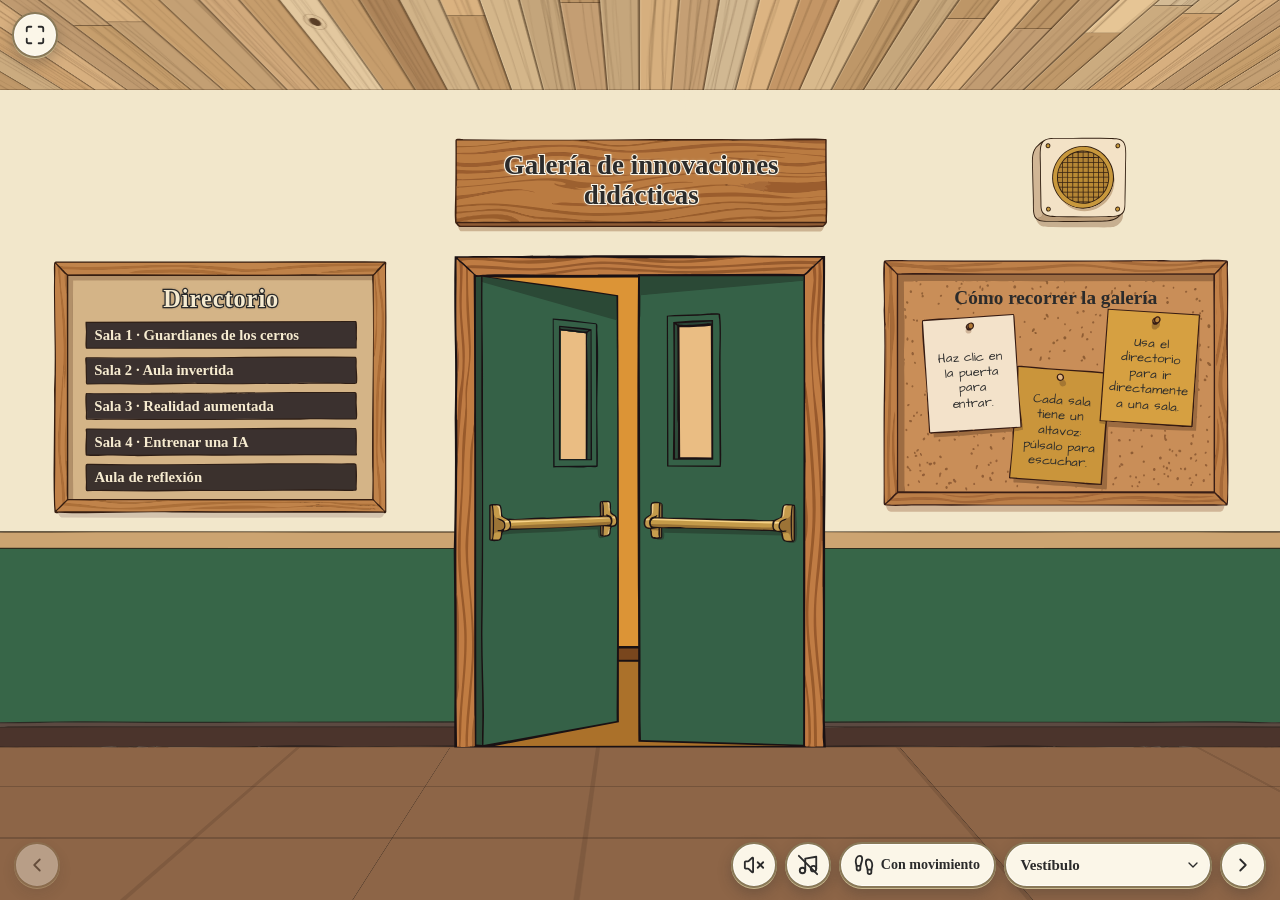
<file: index.html>
<!DOCTYPE html>
<html lang="es">
<head>
  <meta charset="utf-8">
  <meta name="viewport" content="width=device-width, initial-scale=1">
  <title>Galería de innovaciones didácticas</title>
  <link rel="preconnect" href="https://fonts.googleapis.com">
  <link rel="preconnect" href="https://fonts.gstatic.com" crossorigin>
  <link rel="stylesheet" href="https://fonts.googleapis.com/css2?family=Architects+Daughter&display=swap">
  <link rel="stylesheet" href="styles.css">
</head>
<body>
  <!-- Classic script: must run even when ES modules are blocked (file://). -->
  <script>
    if (location.protocol === 'file:') {
      document.documentElement.classList.add('is-file');
      window.addEventListener('DOMContentLoaded', function () {
        document.getElementById('file-warning').hidden = false;
      });
    }
  </script>

  <div id="file-warning" role="alert" hidden>
    <h1>Esta galería necesita un servidor local</h1>
    <p>Abriste el archivo directamente (<code>file://</code>) y el navegador bloquea la carga de los datos y de las paredes.</p>
    <p>En VS Code o Cursor instala la extensión <strong>Live Server</strong>, haz clic derecho en <code>index.html</code> y elige <strong>Open with Live Server</strong>.</p>
  </div>

  <!-- Iconos del pie y de pantalla completa: Lucide (ISC). -->
  <button type="button" id="btn-fullscreen" class="nav-round corner-btn" aria-pressed="false" aria-label="Pantalla completa" title="Pantalla completa">
    <svg class="icon-off" viewBox="0 0 24 24" fill="none" stroke="currentColor" stroke-width="2" stroke-linecap="round" stroke-linejoin="round" aria-hidden="true"><path d="M8 3H5a2 2 0 0 0-2 2v3"/><path d="M21 8V5a2 2 0 0 0-2-2h-3"/><path d="M3 16v3a2 2 0 0 0 2 2h3"/><path d="M16 21h3a2 2 0 0 0 2-2v-3"/></svg>
    <svg class="icon-on" viewBox="0 0 24 24" fill="none" stroke="currentColor" stroke-width="2" stroke-linecap="round" stroke-linejoin="round" aria-hidden="true"><path d="M8 3v3a2 2 0 0 1-2 2H3"/><path d="M21 8h-3a2 2 0 0 1-2-2V3"/><path d="M3 16h3a2 2 0 0 1 2 2v3"/><path d="M16 21v-3a2 2 0 0 1 2-2h3"/></svg>
  </button>
  <button type="button" id="btn-unzoom" class="nav-pill unzoom-btn" hidden>Volver a la pared</button>

  <main id="scene" aria-label="Galería en 3D">
    <div id="world"></div>
  </main>

  <div id="fade" aria-hidden="true"></div>
  <div id="tooltip" role="tooltip" hidden></div>

  <div id="popup" role="dialog" aria-labelledby="popup-title" hidden>
    <h2 id="popup-title"></h2>
    <div class="popup-actions">
      <button type="button" id="popup-action"></button>
      <button type="button" id="popup-close" class="card-close" aria-label="Cerrar">×</button>
    </div>
  </div>

  <aside id="audio-panel" aria-label="Audio y guion" hidden>
    <p id="audio-status" role="status"></p>
    <button type="button" id="script-toggle" aria-expanded="false" aria-controls="script-box">Guion (borrador)</button>
    <div id="script-box" hidden>
      <p id="script-text"></p>
      <p id="script-note"></p>
    </div>
  </aside>

  <div id="card-backdrop" hidden>
    <section id="card" role="dialog" aria-modal="true" aria-labelledby="card-title"></section>
  </div>

  <nav id="navbar" aria-label="Navegación de la galería">
    <div class="nav-group">
      <button type="button" id="btn-prev" class="nav-round" aria-label="Sala anterior" title="Sala anterior">
        <svg viewBox="0 0 24 24" fill="none" stroke="currentColor" stroke-width="2" stroke-linecap="round" stroke-linejoin="round" aria-hidden="true"><path d="m15 18-6-6 6-6"/></svg>
      </button>
    </div>
    <div class="nav-group">
      <button type="button" id="btn-sound" class="nav-round" aria-pressed="false" aria-label="Sonido de la sala: apagado" title="Sonido de la sala: apagado">
        <svg class="icon-off" viewBox="0 0 24 24" fill="none" stroke="currentColor" stroke-width="2" stroke-linecap="round" stroke-linejoin="round" aria-hidden="true"><path d="M11 4.702a.705.705 0 0 0-1.203-.498L6.413 7.587A1.4 1.4 0 0 1 5.416 8H3a1 1 0 0 0-1 1v6a1 1 0 0 0 1 1h2.416a1.4 1.4 0 0 1 .997.413l3.383 3.384A.705.705 0 0 0 11 19.298z"/><line x1="22" x2="16" y1="9" y2="15"/><line x1="16" x2="22" y1="9" y2="15"/></svg>
        <svg class="icon-on" viewBox="0 0 24 24" fill="none" stroke="currentColor" stroke-width="2" stroke-linecap="round" stroke-linejoin="round" aria-hidden="true"><path d="M11 4.702a.705.705 0 0 0-1.203-.498L6.413 7.587A1.4 1.4 0 0 1 5.416 8H3a1 1 0 0 0-1 1v6a1 1 0 0 0 1 1h2.416a1.4 1.4 0 0 1 .997.413l3.383 3.384A.705.705 0 0 0 11 19.298z"/><path d="M16 9a5 5 0 0 1 0 6"/><path d="M19.364 18.364a9 9 0 0 0 0-12.728"/></svg>
      </button>
      <button type="button" id="btn-music" class="nav-round" aria-pressed="false" aria-label="Música de fondo: apagada" title="Música de fondo: apagada">
        <svg class="icon-off" viewBox="0 0 24 24" fill="none" stroke="currentColor" stroke-width="2" stroke-linecap="round" stroke-linejoin="round" aria-hidden="true"><path d="M9 18V5l12-2v13"/><circle cx="6" cy="18" r="3"/><circle cx="18" cy="16" r="3"/><path d="m2 2 20 20"/></svg>
        <svg class="icon-on" viewBox="0 0 24 24" fill="none" stroke="currentColor" stroke-width="2" stroke-linecap="round" stroke-linejoin="round" aria-hidden="true"><path d="M9 18V5l12-2v13"/><circle cx="6" cy="18" r="3"/><circle cx="18" cy="16" r="3"/></svg>
      </button>
      <button type="button" id="btn-noanim" class="nav-pill" aria-pressed="false" aria-label="Con movimiento" title="Las salas se recorren con animación. Pulsa para verlas quietas.">
        <svg class="icon-off" viewBox="0 0 24 24" fill="none" stroke="currentColor" stroke-width="2" stroke-linecap="round" stroke-linejoin="round" aria-hidden="true"><path d="M4 16v-2.38C4 11.5 2.97 10.5 3 8c.03-2.72 1.49-6 4.5-6C9.37 2 10 3.8 10 5.5c0 3.11-2 5.66-2 8.68V16a2 2 0 1 1-4 0Z"/><path d="M20 20v-2.38c0-2.12 1.03-3.12 1-5.62-.03-2.72-1.49-6-4.5-6C14.63 6 14 7.8 14 9.5c0 3.11 2 5.66 2 8.68V20a2 2 0 1 0 4 0Z"/><path d="M16 17h4"/><path d="M4 13h4"/></svg>
        <svg class="icon-on" viewBox="0 0 24 24" fill="none" stroke="currentColor" stroke-width="2" stroke-linecap="round" stroke-linejoin="round" aria-hidden="true"><path d="M4 16v-2.38C4 11.5 2.97 10.5 3 8c.03-2.72 1.49-6 4.5-6C9.37 2 10 3.8 10 5.5c0 3.11-2 5.66-2 8.68V16a2 2 0 1 1-4 0Z"/><path d="M20 20v-2.38c0-2.12 1.03-3.12 1-5.62-.03-2.72-1.49-6-4.5-6C14.63 6 14 7.8 14 9.5c0 3.11 2 5.66 2 8.68V20a2 2 0 1 0 4 0Z"/><path d="M16 17h4"/><path d="M4 13h4"/><path d="m2 2 20 20"/></svg>
        <span class="nav-pill-label">Con movimiento</span>
      </button>
      <label class="nav-field">
        <span class="sr-only">Sala</span>
        <select id="room-menu" aria-label="Ir a una sala"></select>
      </label>
      <button type="button" id="btn-next" class="nav-round" aria-label="Sala siguiente" title="Sala siguiente">
        <svg viewBox="0 0 24 24" fill="none" stroke="currentColor" stroke-width="2" stroke-linecap="round" stroke-linejoin="round" aria-hidden="true"><path d="m9 18 6-6-6-6"/></svg>
      </button>
      <label class="nav-field" id="debug-field" hidden>
        <span>Marco</span>
        <select id="debug-menu" aria-label="Visitar un marco de cámara"></select>
      </label>
    </div>
  </nav>

  <script src="https://cdnjs.cloudflare.com/ajax/libs/gsap/3.12.5/gsap.min.js"></script>
  <script type="module" src="engine.js"></script>
</body>
</html>
</file>
<file: styles.css>
:root {
  /* Fallbacks; overwritten from gallery.json svg_conventions.theme_tokens */
  --wall: #EADFC8;
  --wainscot: #2F6B4F;
  --trim: #C9B98F;
  --floor: #8C7B63;
  --ink: #2B2B2B;
  --accent: #E0A526;
  --paper: #FBF5E6;
  --wood: color-mix(in srgb, var(--trim) 55%, #3b2a14);
  --serif: Georgia, "Times New Roman", serif;
  --sans: system-ui, -apple-system, "Segoe UI", Roboto, Arial, sans-serif;
  --hand: "Architects Daughter", cursive;
  --nav-h: 74px;
}

* { box-sizing: border-box; }
html, body { margin: 0; height: 100%; background: #1d1d1d; font-family: var(--sans); color: var(--ink); }
body { overflow: hidden; }

:focus-visible { outline: 3px solid #0b57d0; outline-offset: 2px; box-shadow: 0 0 0 2px #fff; }

/* ---------- Scene ---------- */
#scene {
  position: fixed; inset: 0;
  perspective: 1100px; /* camera.js sets route.world.perspective_px */
  perspective-origin: 50% 50%;
  overflow: hidden;
  overflow: clip; /* clip cannot be scrolled by focus */
  background: var(--floor);
}
/* pointer-events none: this box fills the viewport and has preserve-3d, and Chrome
   delivers the click to #world instead of the transformed wall. Descendants opt back in. */
#world { position: absolute; inset: 0; transform-origin: 0 0; transform-style: preserve-3d; will-change: transform; pointer-events: none; }
/* Blocks clicks on the walls during a corner turn without restyling anything inside them:
   a style change on the wall subtree makes Chrome repaint the SVG mid-turn, and it flickers. */
#turn-shield { position: fixed; inset: 0; z-index: 20; display: none; outline: none; }
body.turning #turn-shield { display: block; }

.wall {
  position: absolute;
  transform-origin: 0 0;
  backface-visibility: hidden;
  /* Own compositor layer with a fixed raster scale: without it Chrome re-rasters the wall while the
     camera moves toward it, and for a few frames only the cream background shows (corner turns). */
  will-change: transform;
  aspect-ratio: 16 / 9;
  container-type: size;
  overflow: hidden;
  background: var(--wall);
}
/* Only the wall's own svg. Nested svgs (the door leaf, boards) keep their own size. */
.wall > svg { position: absolute; left: 0; top: 0; width: 100%; height: var(--wallH, 100%); display: block; }
.plane {
  position: absolute; left: 0; top: 0;
  transform-origin: 0 0;
  backface-visibility: visible;
  pointer-events: none;
}
.plane > canvas { display: block; width: 100%; height: 100%; }
.hall-shell {
  position: absolute; left: 0; top: 0; width: 0; height: 0;
  transform-origin: 0 0; transform-style: preserve-3d;
  pointer-events: none;
}
.panel {
  position: absolute; left: 0; top: 0;
  transform-origin: 0 0;
  backface-visibility: hidden;
  background-repeat: repeat-x;
  pointer-events: none;
}

/* ---------- Aula entrance: door leaf, classroom side walls, desks (children of #world, moved by camera.js) ---------- */
.door-holder {
  position: absolute; left: 0; top: 0;
  transform-origin: 0 0; transform-style: preserve-3d;
  pointer-events: none;
}
.door-leaf { position: absolute; pointer-events: none; }
.door-sign-label {
  display: flex; align-items: center; justify-content: center; text-align: center;
  font: 700 2.1cqw/1.05 var(--serif); color: #f6ebd0;
  pointer-events: none;
}
.door-leaf > svg { display: block; width: 100%; height: 100%; overflow: visible; }
.aula-side { backface-visibility: visible; }
.desk {
  position: absolute; left: 0; top: 0;
  transform-origin: 0 0;
  pointer-events: none;
}
.desk img { display: block; width: 100%; height: 100%; }
.wall-fill { position: absolute; overflow: hidden; pointer-events: none; }
.wall-fill > svg { display: block; width: 100%; height: 100%; }
.fill-placeholder.fill-top { background: var(--wall); }
.fill-placeholder.fill-bottom { background: var(--wainscot); }
.fill-placeholder.fill-left, .fill-placeholder.fill-right {
  background: linear-gradient(to bottom, var(--wall) 0 59.8%, var(--trim) 59.8% 62%, var(--wainscot) 62% 100%);
}
.overlay { position: absolute; left: 0; top: 0; width: 100%; height: var(--wallH, 100%); pointer-events: none; }
.overlay > * { position: absolute; pointer-events: auto; }

.placeholder { position: absolute; inset: 0; background: var(--wall); }
/* Bands in the 1600×900 contract: wainscot y 552–795, floor from y 822. */
.ph-wainscot { position: absolute; left: 0; right: 0; top: 61.333%; height: 27%; background: var(--wainscot); }
.ph-floor { position: absolute; left: 0; right: 0; top: 91.333%; bottom: 0; background: var(--floor); }
.ph-lintel {
  position: absolute; left: 50%; top: 6.5%; transform: translateX(-50%); max-width: 78%;
  margin: 0; padding: 0.7cqw 2.2cqw; text-align: center;
  background: var(--wood); color: var(--paper); border-radius: 0.35cqw;
  font: 700 2.3cqw/1.15 var(--serif);
  box-shadow: 0 0.35cqw 0 rgba(43, 43, 43, 0.28);
}
.ph-caption {
  position: absolute; left: 8%; right: 8%; top: 16%; margin: 0; text-align: center;
  font: 600 1.5cqw/1.3 var(--sans); color: var(--ink);
}

/* ---------- Hotspots ---------- */
.hotspot { cursor: pointer; border-radius: 0.4cqw; }
.hotspot:hover { background: rgba(255, 255, 255, 0.14); outline: 0.25cqw dashed rgba(43, 43, 43, 0.55); }
.hotspot:focus-visible { outline: 0.4cqw solid #0b57d0; outline-offset: 0.3cqw; box-shadow: 0 0 0 0.2cqw #fff; }

.lintel-title {
  display: flex; align-items: center; justify-content: center; text-align: center;
  font: 700 2.1cqw/1.1 var(--serif); color: var(--ink);
  -webkit-text-stroke: 0.08em #FBF5E6;
  paint-order: stroke fill;
  text-shadow: 0 0 0.12em rgba(251, 245, 230, 0.9);
}
.dir-label {
  display: flex; align-items: center; padding: 0 0.6cqw; border: 0; background: transparent;
  font: 600 1.15cqw/1 var(--serif); color: #F6EBD0; text-align: left; white-space: nowrap; cursor: pointer; 
}
.dir-label:hover { background: rgba(255, 255, 255, 0.18); }
.dir-title {
  display: flex; align-items: center; justify-content: center; margin: 0;
  font: 700 1.9cqw/1 var(--serif); color: #F6EBD0; letter-spacing: 0.04em;
  -webkit-text-stroke: 0.08em var(--ink);
  paint-order: stroke fill;
  text-shadow: 0 0 0.12em var(--ink);
  -webkit-text-stroke: 0.1em var(--ink);
  paint-order: stroke fill;
  text-shadow: 0 0 0.12em var(--ink);
}
.sheet-text {
  display: flex; align-items: center; justify-content: center; margin: 0; padding: 0.5cqw; text-align: center;
  font: 400 1cqw/1.2 var(--hand); color: var(--ink); pointer-events: none;
}
.sr-only { position: absolute !important; width: 1px; height: 1px; overflow: hidden; clip-path: inset(50%); white-space: nowrap; }
.bulletin { padding: 2.2cqw 2cqw 1.6cqw; color: var(--ink); font-family: var(--sans); overflow: hidden; }
.bulletin-title {
  display: flex; align-items: center; justify-content: center; margin: 0; text-align: center;
  font: 700 1.5cqw/1.15 var(--serif); color: var(--ink);
}
.bulletin ul { margin: 0; padding-left: 1.4cqw; }
.bulletin li { font-size: 1.15cqw; line-height: 1.3; margin-bottom: 0.35cqw; }

.cta {
  border: 0; border-radius: 0.5cqw; background: transparent; color: var(--ink);
  font: 700 1.3cqw/1 var(--sans); cursor: pointer;
  text-shadow: 0 0 0.3em rgba(255, 255, 255, 0.9);
}
.cta:hover { background: rgba(255, 255, 255, 0.2); }
.skip-link {
  border: 0; background: transparent; color: var(--ink); text-decoration: underline;
  font: 600 1cqw/1.2 var(--sans); cursor: pointer; text-align: center;
}

/* ---------- Debug ---------- */
.debug-rect { pointer-events: none !important; border: 0.15cqw solid rgba(255, 0, 90, 0.9); background: rgba(255, 0, 90, 0.04); }
.debug-rect span { position: absolute; left: 0; top: 0; padding: 0.1cqw 0.4cqw; font: 700 0.9cqw/1.2 monospace; color: #fff; background: rgba(200, 0, 70, 0.9); }

/* ---------- Fade, tooltip, popup, audio ---------- */
#fade { position: fixed; inset: 0; background: #fff; opacity: 0; pointer-events: none; z-index: 40; }
#tooltip {
  position: fixed; z-index: 60; padding: 6px 10px; border-radius: 6px; pointer-events: none;
  background: var(--ink); color: #fff; font: 600 16px/1.3 var(--sans);
}
#popup {
  position: fixed; z-index: 55; left: 50%; bottom: calc(var(--nav-h) + 24px); transform: translateX(-50%);
  max-width: min(520px, 92vw); padding: 16px 44px 16px 20px; background: var(--paper); color: var(--ink);
  border: 6px solid var(--wood); border-radius: 8px; box-shadow: 0 10px 30px rgba(0, 0, 0, 0.35);
}
#popup h2 { margin: 0 0 12px; font: 700 20px/1.25 var(--serif); }
#popup-close { position: absolute; top: 10px; right: 10px; }
.popup-actions { display: flex; gap: 10px; flex-wrap: wrap; }
#audio-panel {
  position: fixed; z-index: 50; left: 12px; bottom: calc(var(--nav-h) + 12px); max-width: min(420px, 92vw);
  padding: 12px 14px; background: var(--paper); color: var(--ink); border: 4px solid var(--wood); border-radius: 8px;
  font-size: 16px; line-height: 1.45;
}
#audio-panel p { margin: 0 0 8px; }
#script-note { font-style: italic; }

/* ---------- Buttons ---------- */
button, select { font: 600 16px/1.2 var(--sans); }
#popup button, #audio-panel button, .card-close {
  padding: 8px 14px; border: 2px solid var(--wood); border-radius: 6px; background: #fff; color: var(--ink); cursor: pointer;
}
.card-close {
  flex: none; width: 36px; height: 36px; padding: 0;
  display: grid; place-items: center;
  font: 700 26px/1 var(--sans);
}
#popup-action { background: var(--wainscot); border-color: var(--wainscot); color: #fff; }

/* ---------- Nav: floating controls, no bar. Empty space must not catch clicks. ---------- */
#navbar {
  position: fixed; z-index: 30; left: 0; right: 0; bottom: 0; min-height: var(--nav-h);
  display: flex; align-items: flex-end; justify-content: space-between; gap: 12px;
  padding: 0 14px 12px; background: none; color: var(--ink); pointer-events: none;
}
.nav-group { display: flex; align-items: center; gap: 8px; pointer-events: auto; }
.nav-round {
  width: 46px; height: 46px; min-height: 0; padding: 0; border-radius: 50%;
  display: grid; place-items: center; cursor: pointer; color: var(--ink);
  border: 2px solid var(--wood); background: color-mix(in srgb, var(--paper) 94%, #fff);
  box-shadow: inset 0 0 0 1px rgba(255, 255, 255, 0.7), 0 1px 0 var(--trim), 0 6px 14px rgba(43, 43, 43, 0.28);
}
.nav-round svg, .nav-pill svg { width: 22px; height: 22px; display: block; }
.nav-round .icon-on, .nav-pill .icon-on { display: none; }
.nav-round[aria-pressed="true"] .icon-off, .nav-pill[aria-pressed="true"] .icon-off { display: none; }
.nav-round[aria-pressed="true"] .icon-on, .nav-pill[aria-pressed="true"] .icon-on { display: block; }
.nav-round:hover:not(:disabled):not([aria-pressed="true"]),
.nav-pill:hover:not(:disabled):not([aria-pressed="true"]) { background: #fff; color: var(--ink); }
.nav-round[aria-pressed="true"]:hover:not(:disabled),
.nav-pill[aria-pressed="true"]:hover:not(:disabled) { background: #234836; color: var(--paper); }
.nav-pill {
  height: 46px; padding: 0 14px 0 12px; border-radius: 999px; cursor: pointer; color: var(--ink);
  display: inline-flex; align-items: center; gap: 6px; white-space: nowrap;
  border: 2px solid var(--wood); background: color-mix(in srgb, var(--paper) 94%, #fff);
  box-shadow: inset 0 0 0 1px rgba(255, 255, 255, 0.7), 0 1px 0 var(--trim), 0 6px 14px rgba(43, 43, 43, 0.28);
}
.nav-pill-label { font: 600 14px/1 var(--serif); }
.corner-btn { position: fixed; z-index: 30; top: 12px; left: 12px; }
.unzoom-btn { position: fixed; z-index: 46; top: 12px; right: 12px; }
.nav-round[aria-pressed="true"], .nav-pill[aria-pressed="true"] {
  background: var(--wainscot); border-color: #234836; color: var(--paper);
  box-shadow: inset 0 2px 0 rgba(0, 0, 0, 0.18), 0 4px 12px rgba(43, 43, 43, 0.24);
}
#navbar select {
  width: min(13rem, 30vw); height: 46px; margin: 0; padding: 0 2rem 0 0.9rem;
  border: 2px solid var(--wood); border-radius: 999px; cursor: pointer;
  background-color: color-mix(in srgb, var(--paper) 94%, #fff); color: var(--ink);
  font: 600 15px/1 var(--serif);
  box-shadow: inset 0 0 0 1px rgba(255, 255, 255, 0.7), 0 1px 0 var(--trim), 0 6px 14px rgba(43, 43, 43, 0.28);
  appearance: none;
  background-image: url("data:image/svg+xml;utf8,<svg xmlns='http://www.w3.org/2000/svg' viewBox='0 0 24 24' fill='none' stroke='%232B2B2B' stroke-width='2' stroke-linecap='round' stroke-linejoin='round'><path d='m6 9 6 6 6-6'/></svg>");
  background-repeat: no-repeat; background-position: right 0.55rem center; background-size: 1rem;
}
.nav-field { display: inline-flex; align-items: center; gap: 8px; font: 600 15px/1 var(--serif); }
#navbar button:disabled, #navbar select:disabled { opacity: 0.4; cursor: not-allowed; }
#navbar :focus-visible { outline: 3px solid var(--accent); outline-offset: 2px; box-shadow: 0 0 0 2px #fff; }
@media (max-width: 720px) {
  #navbar { flex-wrap: wrap; justify-content: center; row-gap: 8px; }
  .nav-group { display: contents; }
  .nav-round { width: 40px; height: 40px; }
  .nav-round svg, .nav-pill svg { width: 18px; height: 18px; }
  .nav-pill { height: 40px; padding: 0 10px 0 8px; }
  .nav-pill-label { font-size: 12px; }
  #navbar select { height: 40px; width: min(8.5rem, 46vw); font-size: 13px; }
}

/* ---------- Card (screen space) ---------- */
#card-backdrop {
  position: fixed; inset: 0; z-index: 45; display: flex; align-items: center; justify-content: center;
  padding: 16px 16px calc(var(--nav-h) + 16px); background: rgba(20, 20, 20, 0.45);
}
#card-backdrop[hidden], [hidden] { display: none !important; }
#card {
  width: min(920px, 100%); max-height: 100%; display: flex; flex-direction: column;
  background: var(--paper); color: var(--ink); font: 16px/1.55 var(--sans);
  border: 12px solid var(--trim); border-radius: 10px;
  box-shadow: 0 0 0 3px var(--wood), inset 0 0 0 2px var(--wood), 0 20px 50px rgba(0, 0, 0, 0.45);
}
.card-head { display: flex; justify-content: space-between; align-items: flex-start; gap: 16px; padding: 16px 20px 8px; }
.card-head h2 { margin: 0; font: 700 26px/1.2 var(--serif); }
.tech-role { margin: 6px 0 0; font-style: italic; }
.tablist { display: flex; flex-wrap: wrap; gap: 4px; padding: 0 20px; border-bottom: 3px solid var(--wood); }
.tab {
  padding: 10px 14px; border: 2px solid var(--wood); border-bottom: 0; border-radius: 8px 8px 0 0;
  background: #efe4c8; color: var(--ink); cursor: pointer;
}
.tab[aria-selected="true"] { background: var(--wainscot); border-color: var(--wainscot); color: #fff; }
.card-panel { position: relative; padding: 16px 20px 22px; overflow-y: auto; min-height: 0; }
.card-panel h3 { margin: 0 0 8px; font: 700 22px/1.25 var(--serif); }
.card-panel h4 { margin: 20px 0 6px; font: 700 18px/1.3 var(--serif); color: var(--wainscot); }
.card-panel h5 { margin: 0 0 4px; font: 700 16px/1.3 var(--sans); }
.card-panel p { margin: 0 0 10px; }
.card-panel li { margin-bottom: 6px; }
.muted { color: #4a4a4a; font-size: 16px; }
.apa { padding-left: 2em; text-indent: -2em; overflow-wrap: anywhere; }
.compare { display: grid; grid-template-columns: repeat(auto-fit, minmax(240px, 1fr)); gap: 12px; }
.compare > div { padding: 10px 12px; background: #fff; border: 2px solid var(--trim); border-radius: 6px; }
.verify { margin-top: 18px; padding: 8px 12px; background: #fff; border: 2px solid var(--wood); border-radius: 6px; }
.verify summary { cursor: pointer; font-weight: 700; }
.verify-count { margin: 8px 0; font-weight: 700; }
.verify-done, .is-muted { color: #5c5c5c; }
.source-notes { margin-top: 8px; }
.source-note-list { list-style: none; margin: 0; padding: 0; }
.source-note { display: grid; grid-template-columns: auto auto 1fr; gap: 4px 8px; align-items: baseline; margin: 0 0 8px; }
.note-mark { font-weight: 700; }
.note-label { font: 700 13px/1.3 var(--sans); }

.chart { list-style: none; margin: 8px 0 0; padding: 0; }
.chart li { display: grid; grid-template-columns: minmax(150px, 38%) 1fr 2.5em; align-items: center; gap: 10px; margin-bottom: 6px; }
.chart-track { height: 18px; background: #e6dcc0; border-radius: 4px; overflow: hidden; }
.chart-bar { display: block; height: 100%; background: var(--wainscot); }
.chart-value { text-align: right; }
@media (max-width: 560px) { .chart li { grid-template-columns: 1fr 2.5em; } .chart-track { grid-column: 1 / -1; order: 3; } }

/* ---------- File warning / load error ---------- */
#file-warning, #load-error {
  position: fixed; inset: 0; z-index: 100; padding: 8vh 8vw; background: var(--paper); color: var(--ink); font: 18px/1.5 var(--sans);
}
#load-error { inset: auto 0 var(--nav-h) 0; padding: 12px 16px; background: #fff3cd; z-index: 90; }
#file-warning h1 { font: 700 28px/1.2 var(--serif); }
.is-file #scene, .is-file #navbar, .is-file .corner-btn { display: none; }

/* The gallery button owns this. The OS reduced-motion setting does not. */
.no-anim *, .no-anim *::before, .no-anim *::after { animation: none !important; transition: none !important; }

/* ---------- Sala 1 map ---------- */
.overlay > .map-ui { pointer-events: none; }
.map-ui > * { position: absolute; }
.cerros-map { cursor: grab; overflow: hidden; outline: none; }
.cerros-map.dragging { cursor: grabbing; }
.cerros-map:focus, .cerros-map:focus-visible,
.map-zone:focus, .map-zone:focus-visible { outline: none; }
.wall:has(.cerros-map:focus-visible) .map-ui,
.wall:has(.map-zone:focus-visible) .map-ui { box-shadow: inset 0 0 0 0.35cqw #0b57d0; }
.map-zone { cursor: pointer; }
.map-zone:focus-visible { stroke: #0b57d0; stroke-width: 3.5; }
.map-btn {
  bottom: 1.2cqw; padding: 0.5cqw 1cqw; border: 0.15cqw solid var(--wood); border-radius: 0.5cqw;
  background: rgba(251, 245, 230, 0.94); color: var(--ink); font: 700 1.05cqw/1 var(--sans); cursor: pointer; pointer-events: auto;
}
.map-btn:disabled { opacity: 0.45; cursor: default; }
.map-btn-left { left: 1.2cqw; }
.map-btn-right { right: 1.2cqw; }
.map-chevron {
  left: 0; top: 50%; transform: translateY(-50%); display: flex; align-items: center; gap: 0.4cqw;
  padding: 0.6cqw 0.9cqw 0.6cqw 0.3cqw; border-radius: 0 0.8cqw 0.8cqw 0; background: rgba(43, 43, 43, 0.82); color: #fff;
  pointer-events: none; animation: chevron-pulse 1.6s ease-in-out infinite;
}
.map-chevron.is-hidden { display: none; }
.map-chevron-glyph { font: 700 2.4cqw/1 var(--sans); }
.map-chevron-label { font: 700 1cqw/1.1 var(--sans); }
@keyframes chevron-pulse { 50% { transform: translateY(-50%) translateX(0.4cqw); } }
.phase-highlight { background: #fff1c9; border-left: 6px solid var(--accent); padding: 6px 10px; border-radius: 4px; }
.map-line { margin: 0 0 12px; font-weight: 700; color: var(--wainscot); }
#tooltip { white-space: pre-line; max-width: min(340px, 90vw); }

/* ---------- Sala 2: lockers, plaques, flip board ---------- */
.overlay > .plaque-label {
  display: flex; flex-direction: column; align-items: center; justify-content: center; text-align: center;
  pointer-events: none; color: #FBF5E6; white-space: nowrap; line-height: 1.1;
  text-shadow: 0 0 0.25em rgba(43, 43, 43, 0.9), 0 0.05em 0.1em rgba(43, 43, 43, 0.9);
}
.plaque-label strong { font: 700 1.05cqw/1.1 var(--serif); }
.plaque-label span { font: 600 0.85cqw/1.15 var(--sans); }

.overlay > .lockers-ui {
  display: flex; flex-direction: column; align-items: center; gap: 0.25cqw;
  transform: translate(-50%, -50%); pointer-events: none; width: 40cqw;
}
.lockers-toggle {
  padding: 0.35cqw 1cqw; border: 0.15cqw solid var(--wood); border-radius: 0.5cqw; cursor: pointer; pointer-events: auto;
  background: var(--accent); color: var(--ink); font: 700 1.1cqw/1.1 var(--sans);
}
.lockers-toggle[aria-pressed="true"] { background: var(--ink); color: #fff; }
.lockers-caption {
  margin: 0; padding: 0.1cqw 0.7cqw; border-radius: 0.4cqw; text-align: center; white-space: nowrap;
  background: rgba(251, 245, 230, 0.92); color: var(--ink); font: 600 0.85cqw/1.2 var(--sans);
}
.lockers-note {
  margin: 0; padding: 0.2cqw 0.7cqw; border-radius: 0.4cqw; text-align: center; white-space: normal;
  max-width: 36cqw; background: rgba(251, 245, 230, 0.92); color: var(--ink); font: 400 0.75cqw/1.25 var(--sans);
}

.board-flip { cursor: pointer; }
.board-flip:focus-visible { outline: 0.4cqw solid #0b57d0; outline-offset: 0.3cqw; box-shadow: 0 0 0 0.2cqw #fff; }
.board-card { position: absolute; inset: 0; transform-style: preserve-3d; }
.board-face { position: absolute; inset: 0; backface-visibility: hidden; -webkit-backface-visibility: hidden; }
.board-face-back { transform: rotateY(180deg); }
.board-face > svg { position: absolute; inset: 0; width: 100%; height: 100%; display: block; }
.board-card.xfade .board-face { backface-visibility: visible; -webkit-backface-visibility: visible; }
.board-card.xfade .board-face-back { transform: none; }
.board-text { position: absolute; }
.board-backdrop { position: absolute; inset: 0; border-radius: 0.4cqw; }
.board-copy {
  position: absolute; inset: 0; padding: 0.6cqw 0.8cqw; overflow: hidden; color: #FBF5E6;
  display: flex; flex-direction: column; justify-content: center; gap: 0.35cqw;
}
.board-copy h3 { margin: 0; font: 700 1.6cqw/1.15 var(--serif); }
.board-copy p { margin: 0; font: 400 0.95cqw/1.25 var(--hand); }
.board-hint {
  position: absolute; left: 50%; top: 100%; transform: translate(-50%, 0.5cqw); white-space: nowrap;
  padding: 0.15cqw 0.8cqw; border-radius: 0.4cqw; background: rgba(251, 245, 230, 0.94); color: var(--ink);
  font: 700 0.95cqw/1.2 var(--sans); border: 0.12cqw solid var(--wood);
}

.speaker-waves, .paper-plane, .plane-sky, .plane-host { pointer-events: none; }
.plane-host { position: absolute; inset: 0; z-index: 2; overflow: visible; transform-origin: 0 0; transform-style: preserve-3d; }
.plane-sky { position: absolute; overflow: visible; }

.video-chart li { grid-template-columns: minmax(190px, 42%) 1fr 4em; }
.video-chart .is-low .chart-bar { background: #b4531a; }
.low-flag { font-weight: 700; color: #8f3f10; }
@media (max-width: 560px) { .video-chart li { grid-template-columns: 1fr 4em; } }

/* ---------- Sala 3: garland toggle, lens, scene bar ---------- */
.lens-drag:focus, .lens-drag:focus-visible { outline: none; box-shadow: none; }
.overlay > .garland-card {
  display: flex; flex-direction: column; align-items: stretch; gap: 0.45cqw;
  pointer-events: none; overflow: visible;
}
.garland-toggle {
  pointer-events: auto; display: flex; align-items: center; justify-content: center;
  min-height: 2.6cqw; padding: 0.35cqw 0.8cqw;
  border: 0.16cqw solid var(--wood); border-radius: 0.7cqw; cursor: pointer;
  background: var(--accent); color: var(--ink); font: 700 1.45cqw/1.1 var(--sans);
}
.garland-toggle[aria-pressed="true"] { background: var(--ink); color: #fff; }
.garland-legend {
  display: flex; flex-direction: column; justify-content: flex-start; gap: 0.35cqw; pointer-events: none;
  padding: 0.55cqw 0.8cqw; border-radius: 0.55cqw; background: rgba(251, 245, 230, 0.94); color: var(--ink);
  font: 600 1.15cqw/1.2 var(--sans); overflow: visible;
}
.legend-list { list-style: none; margin: 0; padding: 0; display: flex; flex-direction: column; gap: 0.28cqw; }
.legend-list li { display: grid; grid-template-columns: 1.25cqw 1fr auto; align-items: center; gap: 0.55cqw; }
.legend-chip { width: 1.25cqw; height: 1.25cqw; border-radius: 50%; border: 0.1cqw solid var(--ink); }
.legend-caption { margin: 0; font: 400 0.95cqw/1.25 var(--sans); }

.lens-select, .scene-btn {
  height: 100%; border: 0.15cqw solid var(--wood); border-radius: 0.5cqw; background: rgba(251, 245, 230, 0.96);
  color: var(--ink); font: 700 0.95cqw/1 var(--sans); cursor: pointer;
}
.scene-btn { padding: 0 0.9cqw; white-space: nowrap; }
.scene-btn:hover, .lens-select:hover { background: var(--accent); }
.lens-select { padding: 0 0.5cqw; max-width: 12cqw; }
.overlay > .scene-bar { display: flex; align-items: stretch; gap: 0.5cqw; }
.holo-label {
  transform: translate(-50%, -100%); pointer-events: none; white-space: nowrap;
  padding: 0.1cqw 0.7cqw; border-radius: 0.4cqw; background: rgba(251, 245, 230, 0.94); color: var(--ink);
  font: 700 0.95cqw/1.2 var(--sans); border: 0.12cqw solid var(--wood);
}
.overlay > .scene-pop {
  transform: translateY(-100%); width: 36cqw; padding: 0.8cqw 1cqw; border: 0.2cqw solid var(--wood); border-radius: 0.6cqw;
  background: #fbf5e6; color: var(--ink); display: flex; flex-direction: column; gap: 0.5cqw;
}
.scene-pop[hidden], .holo-label[hidden], .legend-list[hidden] { display: none; }
.scene-pop-text { margin: 0; font: 700 1.1cqw/1.25 var(--serif); }
.scene-pop-note { margin: 0; font: 600 0.9cqw/1.2 var(--sans); color: #4a4a4a; }
.scene-pop-close {
  align-self: flex-start; padding: 0.3cqw 0.9cqw; border: 0.15cqw solid var(--wood); border-radius: 0.5cqw;
  background: var(--accent); color: var(--ink); font: 700 0.95cqw/1 var(--sans); cursor: pointer;
}

/* ---------- Sala 4: bars, thermometer labels, note and pegboard popovers ---------- */
.dim2-chart li { grid-template-columns: minmax(190px, 42%) 1fr 4.6em; }
@media (max-width: 560px) { .dim2-chart li { grid-template-columns: 1fr 4.6em; } }

.overlay > .lab-bars {
  display: flex; flex-direction: column; justify-content: space-between; pointer-events: none;
  color: #fbf5e6; font-family: var(--sans);
}
.lab-bars-hint { margin: 0; text-align: center; font: 700 0.85cqw/1.15 var(--sans); }
.lab-bar-row { display: grid; grid-template-columns: 3.5cqw 1fr 2.6cqw; align-items: center; gap: 0.45cqw; font: 700 0.9cqw/1 var(--sans); }
.lab-bar-track { display: block; height: 1.3cqw; background: rgba(251, 245, 230, 0.2); border-radius: 0.3cqw; overflow: hidden; }
.lab-bar-fill { display: block; height: 100%; width: 0; }
.lab-bar-pct { text-align: right; font-variant-numeric: tabular-nums; }
.overlay > .lab-caption { margin: 0; pointer-events: none; overflow: visible; color: #fbf5e6; font: 600 0.78cqw/1.2 var(--sans); }

.overlay > .thermo-label {
  display: flex; flex-direction: column; align-items: center; justify-content: center; padding: 0;
  border: 0; border-radius: 0.4cqw; background: transparent; color: var(--ink); cursor: pointer; text-align: center;
}
.thermo-label:hover { background: rgba(255, 255, 255, 0.14); }
.thermo-label:focus-visible { outline: 0.4cqw solid #0b57d0; outline-offset: 0.2cqw; box-shadow: 0 0 0 0.2cqw #fff; }
.tl-name, .tl-sd { font: 600 0.7cqw/1.1 var(--sans); }
.tl-value { font: 700 1.6cqw/1 var(--serif); }

.overlay > .thermo-note-btn {
  display: flex; align-items: center; justify-content: center; padding: 0 0.8cqw;
  border: 0.16cqw solid var(--wood); border-radius: 0.7cqw; cursor: pointer;
  background: var(--accent); color: var(--ink); font: 700 1.3cqw/1.1 var(--sans);
}
.thermo-note-btn:focus-visible, .tool-hotspot:focus-visible { outline: 0.4cqw solid #0b57d0; outline-offset: 0.3cqw; box-shadow: 0 0 0 0.2cqw #fff; }
.overlay > .tool-hotspot { padding: 0; border: 0; background: transparent; }

.overlay > .lab-pop {
  display: flex; flex-direction: column; gap: 0.6cqw; padding: 0.9cqw 1.1cqw;
  border: 0.2cqw solid var(--wood); border-radius: 0.6cqw; background: #fbf5e6; color: var(--ink);
}
.lab-pop[hidden] { display: none; }
.screen-pop {
  position: fixed; z-index: 52;
  width: min(440px, calc(100vw - 24px));
  padding: 16px 18px 14px;
  border: 3px solid var(--wood); border-radius: 10px;
  background: #fbf5e6; color: var(--ink);
  box-shadow: 0 16px 40px rgba(0, 0, 0, 0.35);
  display: flex; flex-direction: column; gap: 10px;
}
.screen-pop[hidden] { display: none !important; }
.screen-pop-x {
  position: absolute; top: 8px; right: 8px;
  width: 32px; height: 32px; padding: 0;
  display: grid; place-items: center;
  border: 2px solid var(--wood); border-radius: 6px;
  background: #fff; color: var(--ink);
  font: 700 22px/1 var(--sans); cursor: pointer;
}
.screen-pop .lab-pop-title,
.screen-pop .scene-pop-text { margin: 0 36px 0 0; font: 700 20px/1.3 var(--serif); color: var(--ink); }
.screen-pop .lab-pop-text,
.screen-pop .scene-pop-note { margin: 0; font: 16px/1.45 var(--sans); }
.screen-pop .scene-pop-note { color: #4a4a4a; }
.screen-pop .source-note { font: 400 15px/1.4 var(--sans); }
.screen-pop .note-label { font: 700 13px/1.3 var(--sans); }
.screen-pop .note-mark { font-size: 15px; }
.screen-pop .lab-pop-row { display: flex; flex-wrap: wrap; gap: 8px; }
.screen-pop .lab-pop-btn {
  padding: 8px 14px; border: 2px solid var(--wood); border-radius: 6px;
  background: #fff; color: var(--ink); font: 700 15px/1.1 var(--sans); cursor: pointer;
}
.screen-pop .lab-pop-action { background: var(--wainscot); border-color: var(--wainscot); color: #fff; }
.lab-pop-title { margin: 0; font: 700 1.3cqw/1.2 var(--serif); }
.lab-pop-text { margin: 0; font: 600 1.1cqw/1.4 var(--sans); }
.lab-pop .source-note { font: 400 0.95cqw/1.3 var(--sans); }
.lab-pop .note-label { font: 700 0.9cqw/1.3 var(--sans); }
.lab-pop .note-mark { font-size: 1cqw; }
.lab-pop-row { display: flex; flex-wrap: wrap; gap: 0.6cqw; }
.lab-pop-btn {
  padding: 0.4cqw 1cqw; border: 0.15cqw solid var(--wood); border-radius: 0.5cqw;
  background: #fff; color: var(--ink); font: 700 1cqw/1.1 var(--sans); cursor: pointer;
}
.lab-pop-action { background: var(--wainscot); border-color: var(--wainscot); color: #fff; }
.lab-pop-btn:focus-visible { outline: 0.3cqw solid #0b57d0; outline-offset: 0.2cqw; }

/* ---------- Final room: stand-ins and reflection card ---------- */
.stand-in {
  display: flex; align-items: center; justify-content: center; text-align: center;
  padding: 0.3cqw 0.6cqw; border: 0.16cqw dashed var(--ink); border-radius: 1cqw;
  background: rgba(251, 245, 230, 0.88); color: var(--ink); cursor: pointer;
  font: 700 1.45cqw/1.2 var(--serif);
}
.stand-in:focus-visible { outline: 0.35cqw solid #0b57d0; outline-offset: 0.25cqw; box-shadow: 0 0 0 0.15cqw #fff; }
.overlay > .pattern-slot {
  display: flex; align-items: center; justify-content: center; text-align: center;
  margin: 0; padding: 0.25cqw 0.3cqw; border: 0; background: transparent; color: var(--ink);
  cursor: pointer; font: 600 1.35cqw/1.15 var(--hand); overflow: visible; hyphens: manual;
}
.overlay > .pattern-slot:hover,
.hotspot.pattern-icon:hover {
  background: rgba(43, 43, 43, 0.08);
  outline: 0.16cqw dashed rgba(43, 43, 43, 0.7);
}
.overlay > .pattern-slot:focus-visible { outline: 0.3cqw solid #0b57d0; outline-offset: 0.15cqw; }
.hotspot.pattern-icon:focus-visible { outline: 0.3cqw solid #0b57d0; outline-offset: 0.15cqw; box-shadow: 0 0 0 0.15cqw #fff; }
.prior-verbatim { white-space: pre-wrap; }
.ai-ideas, .review-notes {
  margin: 12px 0; padding: 8px 12px; background: #fff;
  border: 2px dashed var(--accent); border-radius: 6px;
}
.ai-ideas summary, .review-notes summary { cursor: pointer; font-weight: 700; }
.ai-ideas summary:focus-visible, .review-notes summary:focus-visible { outline: 3px solid #0b57d0; outline-offset: 2px; }
.experience-link { color: #0b3f9e; font-weight: 700; }
.experience-link:focus-visible { outline: 3px solid #0b57d0; outline-offset: 3px; }
.card-foot { padding: 4px 20px 16px; }
.ai-use-note { margin: 0; }
.ia-scope { margin: 0 0 8px; font-weight: 700; }
.team-line { margin: 0 0 8px; font: 600 15px/1.4 var(--sans); }
.pending-box {
  min-height: 3.2em; margin: 0 0 12px; padding: 10px 12px;
  border: 2px dashed var(--accent); border-radius: 6px; background: #fff8e8;
}
.reflect-quote {
  margin: 0 0 14px; padding: 10px 16px; border-left: 6px solid var(--wainscot);
  background: #fff; font: italic 18px/1.45 var(--serif);
}
.pattern-note { font-style: italic; color: #4a4a4a; }
.draft-badge {
  display: inline-block; margin-right: 0.5em; padding: 0 0.45em; border-radius: 999px;
  background: var(--accent); color: var(--ink); font: 700 12px/1.6 var(--sans); font-style: normal;
  vertical-align: 1px;
}
.ia-table .draft-badge { display: table; margin: 6px 0 0; }
.transfer-block { margin: 0 0 18px; }
.doi-warn { display: block; margin-top: 4px; color: #8f3f10; font-size: 14px; font-style: italic; text-indent: 0; }
.ia-table { width: 100%; border-collapse: collapse; margin-top: 8px; }
.ia-table th, .ia-table td { border: 2px solid var(--trim); padding: 8px 10px; text-align: left; vertical-align: top; }
.ia-table th { background: #efe4c8; }
.ref-list { margin: 0; padding: 0; list-style: none; }
.ref-list li { margin-bottom: 10px; }
</file>
